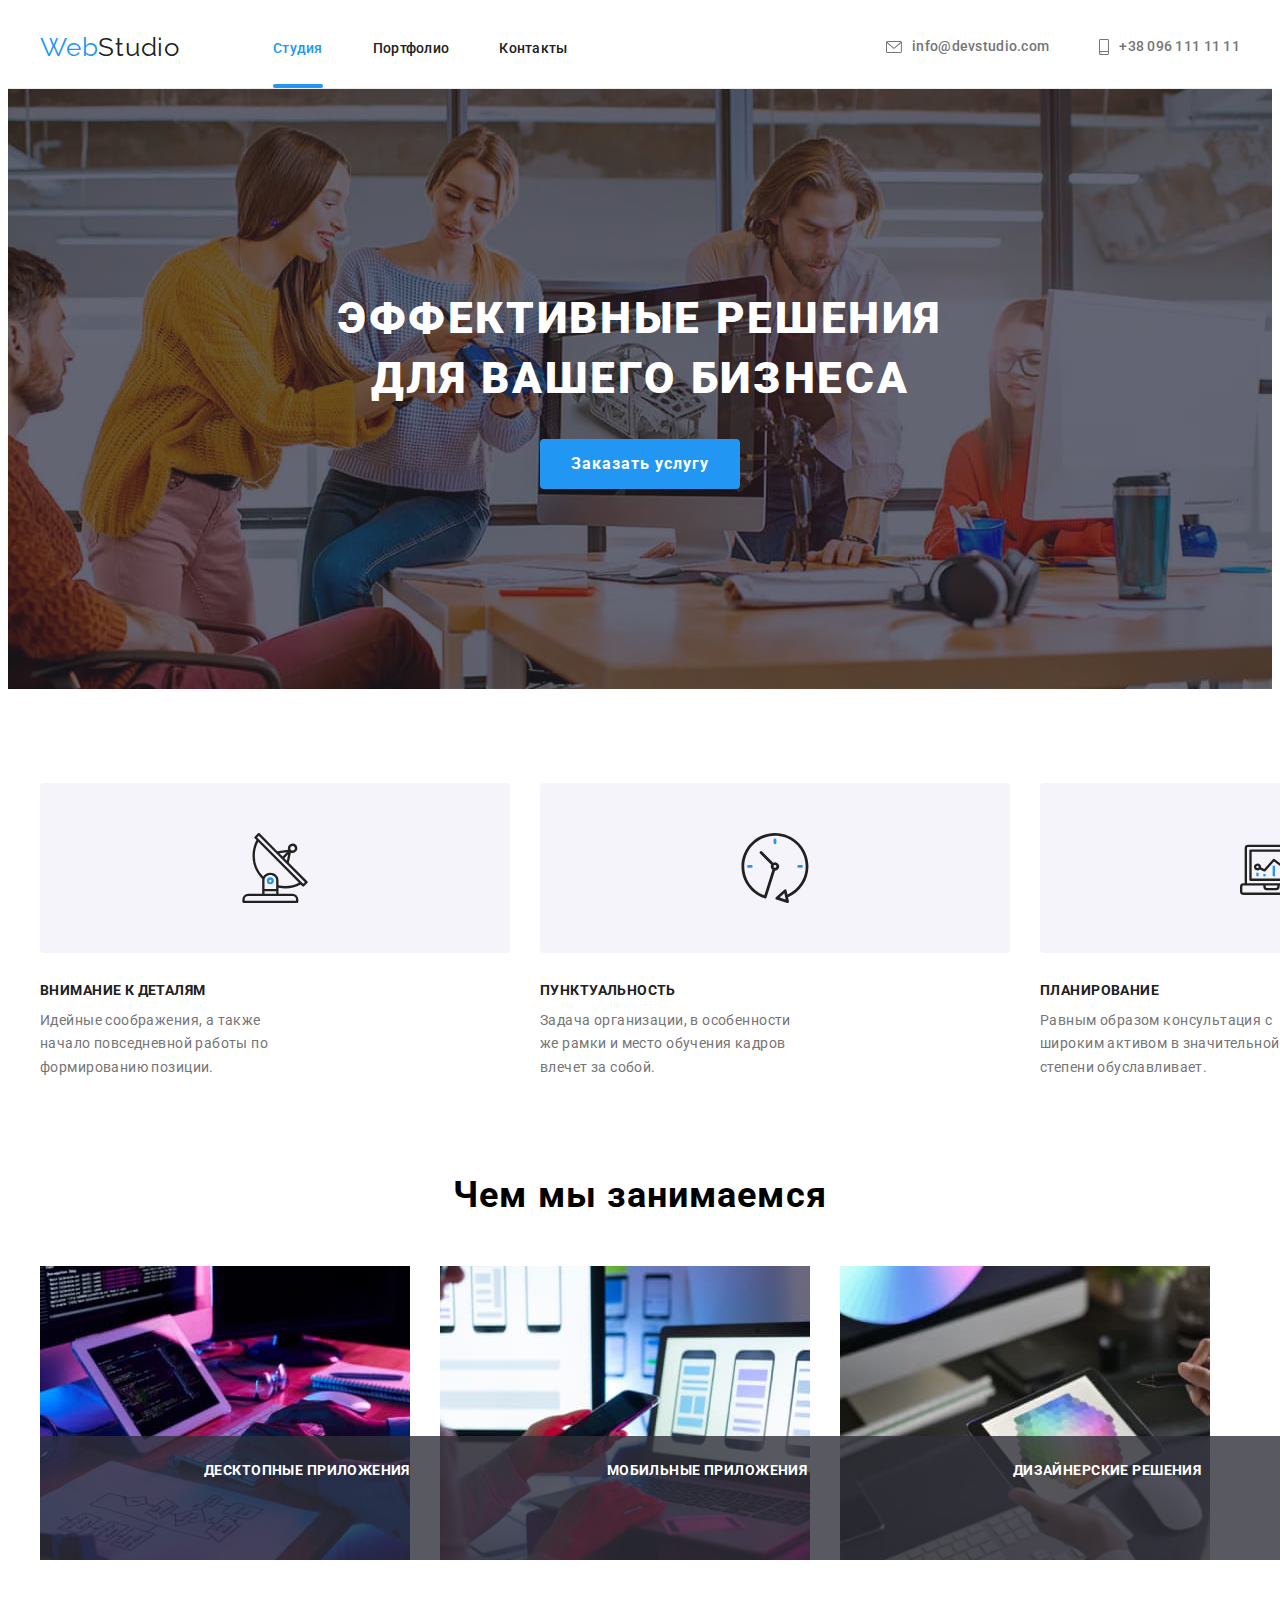
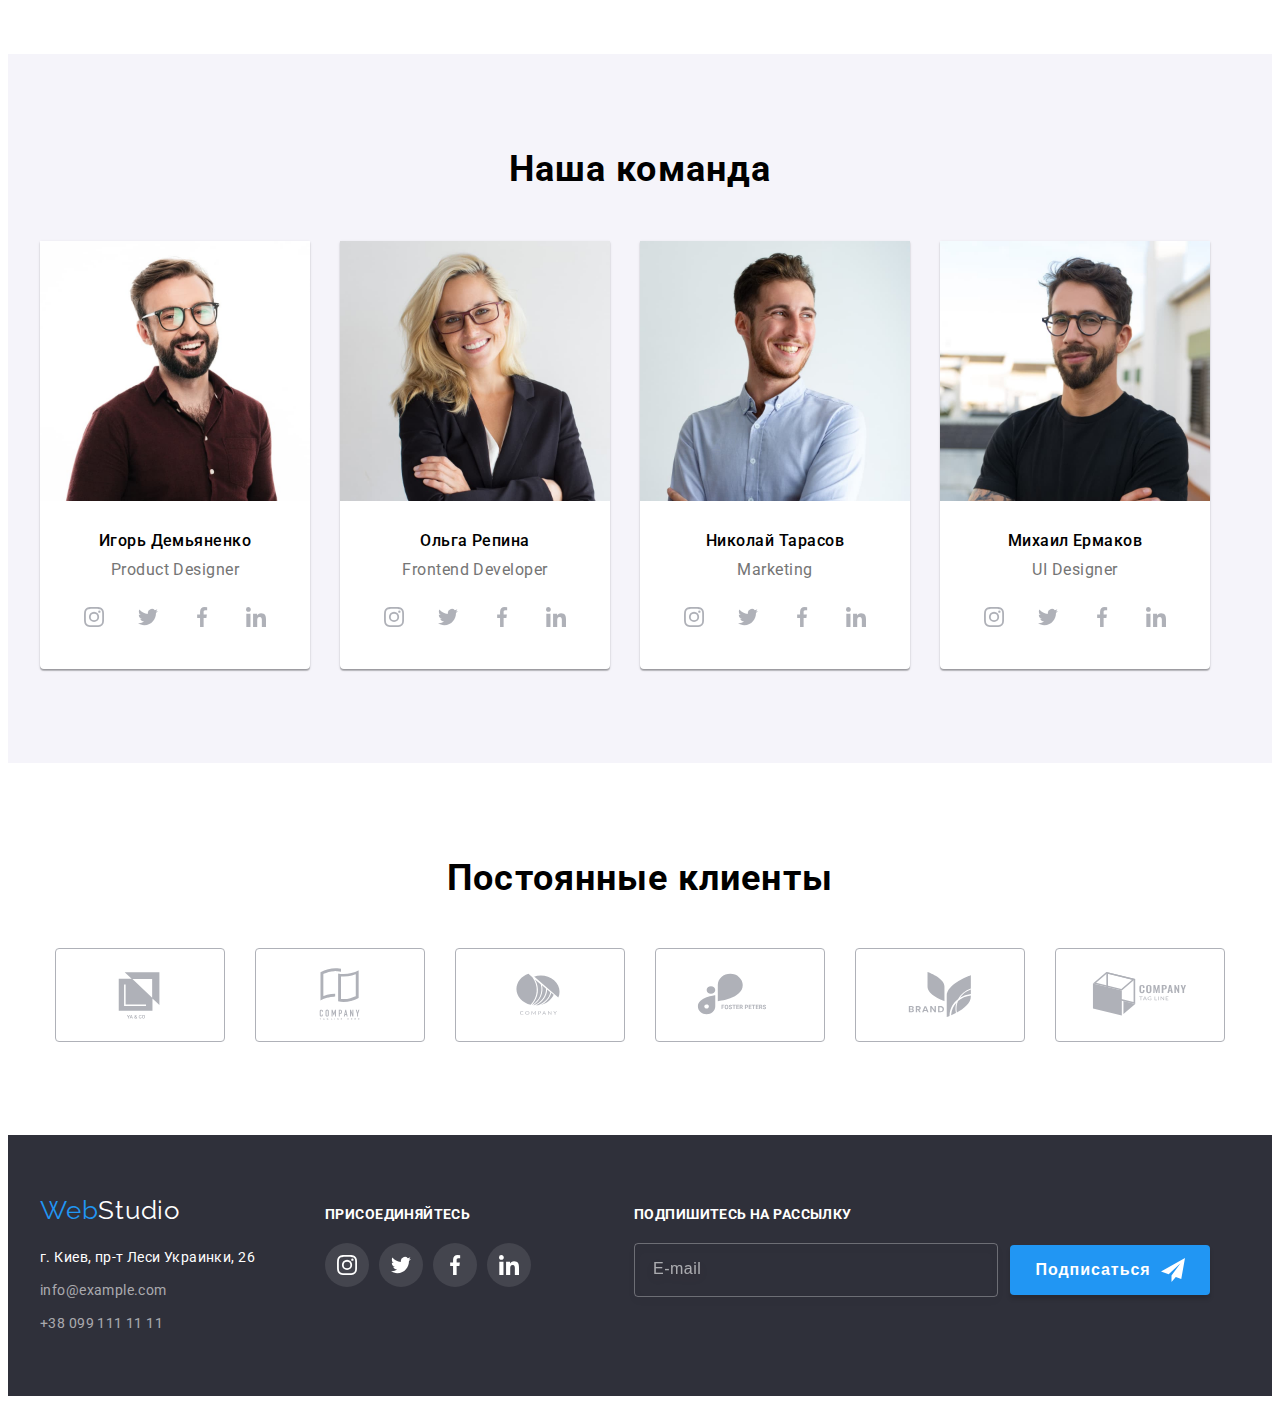
<file: index.html>
<!DOCTYPE html>
<html lang="ru">
  <head>
    <meta charset="UTF-8" />
    <meta http-equiv="X-UA-Compatible" content="IE=edge" />
    <meta name="viewport" content="width=device-width, initial-scale=1.0" />
    <title>Студия</title>
    <link
      href="https://fonts.googleapis.com/css2?family=Raleway:wght@700&family=Roboto:wght@400;500;700;900&display=swap"
      rel="stylesheet"
    />
    <link
      rel="stylesheet"
      href="https://cdnjs.cloudflare.com/ajax/libs/modern-normalize/1.1.0/modern-normalize.min.css"
      integrity="sha512-wpPYUAdjBVSE4KJnH1VR1HeZfpl1ub8YT/NKx4PuQ5NmX2tKuGu6U/JRp5y+Y8XG2tV+wKQpNHVUX03MfMFn9Q=="
      crossorigin="anonymous"
      referrerpolicy="no-referrer"
    />
    <link rel="stylesheet" href="./css/styles.css" />
  </head>
  <body>
    <!--Шапка-->
    <header class="page-header">
      <div class="container header-container">
        <nav class="nav-list">
          <a href="./index.html" class="logo">Web<span class="accent-header">Studio</span></a>
          <ul class="site-nav list">
            <li class="header-item"><a href="./index.html" class="item current">Студия</a></li>
            <li class="header-item"><a href="./portfolio.html" class="item">Портфолио</a></li>
            <li class="header-item"><a href="" class="item">Контакты</a></li>
          </ul>
        </nav>
        <ul class="contacts-header list">
          <li class="contact-item">
            <div class="container-nav">
              <a href="mailto:info@devstudio.com" class="link link-mail"
                >info@devstudio.com
                <svg width="16" height="12" class="nav-icon">
                  <use href="./images/sprite.svg#icon-envelope"></use>
                </svg>
              </a>
            </div>
          </li>
          <li class="contact-item">
            <div class="container-nav">
              <a href="tel:+380961111111" class="link"
                >+38 096 111 11 11
                <svg width="10" height="16" class="nav-icon">
                  <use href="./images/sprite.svg#icon-smartphone"></use>
                </svg>
              </a>
            </div>
          </li>
        </ul>
      </div>
    </header>
    <main>
      <!--Герой-->
      <section class="hero">
        <div class="container">
          <h1 class="hero-title">Эффективные решения для вашего бизнеса</h1>
          <button type="button" class="hero-button" data-modal-open>Заказать услугу</button>
        </div>
      </section>
      <!--Наши преимущества-->
      <section class="section section-padding">
        <div class="container">
          <h2 class="visually-hidden">Наши преимущества</h2>
          <ul class="list advantages-container">
            <li class="advantages-list">
              <div class="icon-container">
                <svg class="advantages-icon">
                  <use href="./images/sprite.svg#icon-antenna"></use>
                </svg>
              </div>
              <h3 class="advantages-title">Внимание к деталям</h3>
              <p class="advantages-descr">
                Идейные соображения, а также начало повседневной работы по формированию позиции.
              </p>
            </li>
            <li class="advantages-list">
              <div class="icon-container">
                <svg class="advantages-icon">
                  <use href="./images/sprite.svg#icon-clock"></use>
                </svg>
              </div>
              <h3 class="advantages-title">Пунктуальность</h3>
              <p class="advantages-descr">
                Задача организации, в особенности же рамки и место обучения кадров влечет за собой.
              </p>
            </li>
            <li class="advantages-list">
              <div class="icon-container">
                <svg class="advantages-icon">
                  <use href="./images/sprite.svg#icon-diagram"></use>
                </svg>
              </div>
              <h3 class="advantages-title">Планирование</h3>
              <p class="advantages-descr">
                Равным образом консультация с широким активом в значительной степени обуславливает.
              </p>
            </li>
            <li class="advantages-list">
              <div class="icon-container">
                <svg class="advantages-icon">
                  <use href="./images/sprite.svg#icon-astronaut"></use>
                </svg>
              </div>
              <h3 class="advantages-title">Современные технологии</h3>
              <p class="advantages-descr">
                Значимость этих проблем настолько очевидна, что реализация плановых заданий.
              </p>
            </li>
          </ul>
        </div>
      </section>
      <!--Чем мы занимаемся-->
      <section class="section">
        <div class="container">
          <h2 class="section-title">Чем мы занимаемся</h2>
          <ul class="list works-container">
            <li class="works-item">
              <img
                src="images/activity1.jpg"
                alt="Клавиатура, руки и планшет"
                width="370"
                height="294"
              />
              <h3 class="works-item-title">Десктопные приложения</h3>
            </li>
            <li class="works-item">
              <img
                src="images/activity2.jpg"
                alt="Телефон, руки и ноутбук"
                width="370"
                height="294"
              />
              <h3 class="works-item-title">Мобильные приложения</h3>
            </li>
            <li class="works-item">
              <img src="images/activity3.jpg" alt="Руки и планшет" width="370" height="294" />
              <h3 class="works-item-title">Дизайнерские решения</h3>
            </li>
          </ul>
        </div>
      </section>
      <!--Наша команда-->
      <section class="section team">
        <div class="container">
          <h2 class="section-title">Наша команда</h2>
          <ul class="list team-container">
            <li class="team-list">
              <img
                src="images/member1.jpg"
                alt="Мужчина в бордовой рубашке и очках"
                width="270"
                height="260"
              />
              <div class="member-container">
                <h3 class="team-member">Игорь Демьяненко</h3>
                <p class="team-position">Product Designer</p>
              </div>
              <ul class="list team-wrapper">
                <li class="team-list-container">
                  <a href="" class="team-icon-link">
                    <svg class="team-icon-container">
                      <use href="./images/sprite.svg#icon-instagram"></use>
                    </svg>
                  </a>
                </li>
                <li class="team-list-container">
                  <a href="" class="team-icon-link">
                    <svg class="team-icon-container">
                      <use href="./images/sprite.svg#icon-twitter"></use>
                    </svg>
                  </a>
                </li>
                <li class="team-list-container">
                  <a href="" class="team-icon-link">
                    <svg class="team-icon-container">
                      <use href="./images/sprite.svg#icon-facebook"></use>
                    </svg>
                  </a>
                </li>
                <li class="team-list-container">
                  <a href="" class="team-icon-link">
                    <svg class="team-icon-container">
                      <use href="./images/sprite.svg#icon-linkedin"></use>
                    </svg>
                  </a>
                </li>
              </ul>
            </li>
            <li class="team-list">
              <img
                src="images/member2.jpg"
                alt="Женщина в пиджаке и очках"
                width="270"
                height="260"
              />
              <div class="member-container">
                <h3 class="team-member">Ольга Репина</h3>
                <p class="team-position">Frontend Developer</p>
              </div>
              <ul class="list team-wrapper">
                <li class="team-list-container">
                  <a href="" class="team-icon-link">
                    <svg class="team-icon-container">
                      <use href="./images/sprite.svg#icon-instagram"></use>
                    </svg>
                  </a>
                </li>
                <li class="team-list-container">
                  <a href="" class="team-icon-link">
                    <svg class="team-icon-container">
                      <use href="./images/sprite.svg#icon-twitter"></use>
                    </svg>
                  </a>
                </li>
                <li class="team-list-container">
                  <a href="" class="team-icon-link">
                    <svg class="team-icon-container">
                      <use href="./images/sprite.svg#icon-facebook"></use>
                    </svg>
                  </a>
                </li>
                <li class="team-list-container">
                  <a href="" class="team-icon-link">
                    <svg class="team-icon-container">
                      <use href="./images/sprite.svg#icon-linkedin"></use>
                    </svg>
                  </a>
                </li>
              </ul>
            </li>
            <li class="team-list">
              <img
                src="images/member3.jpg"
                alt="Мужчина в голубой рубашке"
                width="270"
                height="260"
              />
              <div class="member-container">
                <h3 class="team-member">Николай Тарасов</h3>
                <p class="team-position">Marketing</p>
              </div>
              <ul class="list team-wrapper">
                <li class="team-list-container">
                  <a href="" class="team-icon-link">
                    <svg class="team-icon-container">
                      <use href="./images/sprite.svg#icon-instagram"></use>
                    </svg>
                  </a>
                </li>
                <li class="team-list-container">
                  <a href="" class="team-icon-link">
                    <svg class="team-icon-container">
                      <use href="./images/sprite.svg#icon-twitter"></use>
                    </svg>
                  </a>
                </li>
                <li class="team-list-container">
                  <a href="" class="team-icon-link">
                    <svg class="team-icon-container">
                      <use href="./images/sprite.svg#icon-facebook"></use>
                    </svg>
                  </a>
                </li>
                <li class="team-list-container">
                  <a href="" class="team-icon-link">
                    <svg class="team-icon-container">
                      <use href="./images/sprite.svg#icon-linkedin"></use>
                    </svg>
                  </a>
                </li>
              </ul>
            </li>
            <li class="team-list">
              <img
                src="images/member4.jpg"
                alt="Мужчина в черной футболке и очках"
                width="270"
                height="260"
              />
              <div class="member-container">
                <h3 class="team-member">Михаил Ермаков</h3>
                <p class="team-position">UI Designer</p>
              </div>
              <ul class="list team-wrapper">
                <li class="team-list-container">
                  <a href="" class="team-icon-link">
                    <svg class="team-icon-container">
                      <use href="./images/sprite.svg#icon-instagram"></use>
                    </svg>
                  </a>
                </li>
                <li class="team-list-container">
                  <a href="" class="team-icon-link">
                    <svg class="team-icon-container">
                      <use href="./images/sprite.svg#icon-twitter"></use>
                    </svg>
                  </a>
                </li>
                <li class="team-list-container">
                  <a href="" class="team-icon-link">
                    <svg class="team-icon-container">
                      <use href="./images/sprite.svg#icon-facebook"></use>
                    </svg>
                  </a>
                </li>
                <li class="team-list-container">
                  <a href="" class="team-icon-link">
                    <svg class="team-icon-container">
                      <use href="./images/sprite.svg#icon-linkedin"></use>
                    </svg>
                  </a>
                </li>
              </ul>
            </li>
          </ul>
        </div>
      </section>
      <!-- Клиенты -->
      <section class="section">
        <div class="container">
          <h2 class="section-title">Постоянные клиенты</h2>
          <ul class="list clients-wrapper">
            <li class="clients-item">
              <a href="" class="clients-item-link">
                <svg class="clients-icon">
                  <use href="./images/sprite.svg#icon-logo-1"></use>
                </svg>
              </a>
            </li>
            <li class="clients-item">
              <a href="" class="clients-item-link">
                <svg class="clients-icon">
                  <use href="./images/sprite.svg#icon-logo-2"></use>
                </svg>
              </a>
            </li>
            <li class="clients-item">
              <a href="" class="clients-item-link">
                <svg class="clients-icon">
                  <use href="./images/sprite.svg#icon-logo-3"></use>
                </svg>
              </a>
            </li>
            <li class="clients-item">
              <a href="" class="clients-item-link">
                <svg class="clients-icon">
                  <use href="./images/sprite.svg#icon-logo-4"></use>
                </svg>
              </a>
            </li>
            <li class="clients-item">
              <a href="" class="clients-item-link">
                <svg class="clients-icon">
                  <use href="./images/sprite.svg#icon-logo-5"></use>
                </svg>
              </a>
            </li>
            <li class="clients-item">
              <a href="" class="clients-item-link">
                <svg class="clients-icon">
                  <use href="./images/sprite.svg#icon-logo-6"></use>
                </svg>
              </a>
            </li>
          </ul>
        </div>
      </section>
    </main>
    <!--Подвал-->
    <footer class="content">
      <div class="main-footer-container">
        <div class="footer-wrapper">
          <a href="./index.html" class="logo">Web<span class="accent-footer">Studio</span></a>
          <address>г. Киев, пр-т Леси Украинки, 26</address>
          <ul class="contacts-footer list">
            <li class="footer-link">
              <a href="mailto:info@example.com" class="link-item">info@example.com</a>
            </li>
            <li>
              <a href="tel:+380991111111" class="link-item">+38 099 111 11 11</a>
            </li>
          </ul>
        </div>
        <div class="footer-social-links">
          <h3 class="footer-title">присоединяйтесь</h3>
          <ul class="list footer-nav-list">
            <li class="footer-item-list">
              <a href="" class="footer-item-link">
                <svg class="footer-icons">
                  <use href="./images/sprite.svg#icon-instagram"></use>
                </svg>
              </a>
            </li>
            <li class="footer-item-list">
              <a href="" class="footer-item-link">
                <svg class="footer-icons">
                  <use href="./images/sprite.svg#icon-twitter"></use>
                </svg>
              </a>
            </li>
            <li class="footer-item-list">
              <a href="" class="footer-item-link">
                <svg class="footer-icons">
                  <use href="./images/sprite.svg#icon-facebook"></use>
                </svg>
              </a>
            </li>
            <li class="footer-item-list">
              <a href="" class="footer-item-link">
                <svg class="footer-icons">
                  <use href="./images/sprite.svg#icon-linkedin"></use>
                </svg>
              </a>
            </li>
          </ul>
        </div>
        <div class="form">
          <h3 class="footer-title">Подпишитесь на рассылку</h3>
          <div class="form-wrapper">
            <form action="#" class="form-footer">
              <label>
                <input type="email" name="e-mail" placeholder="E-mail" class="modal-input-footer" />
              </label>
            </form>
            <button type="submit" class="button-send-footer">
              <p class="button-title">Подписаться</p>
              <svg width="24" height="24">
                <use href="./images/sprite.svg#send"></use>
              </svg>
            </button>
          </div>
        </div>
      </div>
    </footer>
    <div class="backdrop is-hidden" data-modal>
      <div class="modal">
        <button type="button" class="close-btn" data-modal-close>
          <svg class="close-icon">
            <use href="./images/sprite.svg#icon-close"></use>
          </svg>
        </button>
        <p class="modal-title">Оставьте свои данные, мы вам перезвоним</p>
        <form action="#">
          <div class="modal-field">
            <label class="modal-lable"
              >Имя
              <span class="icon-wrap">
                <input type="text" name="user-name" class="modal-input" />
                <svg width="18" height="18" class="modal-input-icon">
                  <use href="./images/sprite.svg#person"></use>
                </svg>
              </span>
            </label>
          </div>
          <div class="modal-field">
            <label class="modal-lable"
              >Телефон
              <span class="icon-wrap">
                <input type="tel" name="user-tel" class="modal-input" />
                <svg width="18" height="18" class="modal-input-icon">
                  <use href="./images/sprite.svg#phone"></use>
                </svg>
            </label>
          </div>
          <div class="modal-field">
            <label class="modal-lable"
              >Почта
              <span class="icon-wrap">
                <input type="email" name="user-email" class="modal-input" />
                <svg width="18" height="18" class="modal-input-icon">
                  <use href="./images/sprite.svg#email"></use>
                </svg>
            </label>
          </div>
          <div class="modal-field">
            <label class="modal-lable"
              >Комментарий
              <textarea
                name="user-comment"
                placeholder="Введите текст"
                class="modal-text"
              ></textarea>
            </label>
          </div>
          <div class="modal-field modal-wrap">
              <input type="checkbox" name="policy" id="input-check" value="yes" class="input-check visually visually-hidden">
              <label for="input-check" class="check-text">
                <div class="modal-field-wrap">
                <span class="text-wrap">
                <svg width="11" height="8" class="input-icon-check">
                  <use href="./images/sprite.svg#mark"></use>
                </svg>
              </span><span class="policy-wrap">Соглашаюсь с рассылкой и принимаю <a href="" class="check-link">Условия договора</a></span></label></div>
              <button type="submit" class="modal-button">Отправить</button>
        </form>
      </div>
    </div>
    <script src="./js/modal.js"></script>
  </body>
</html>
</file>
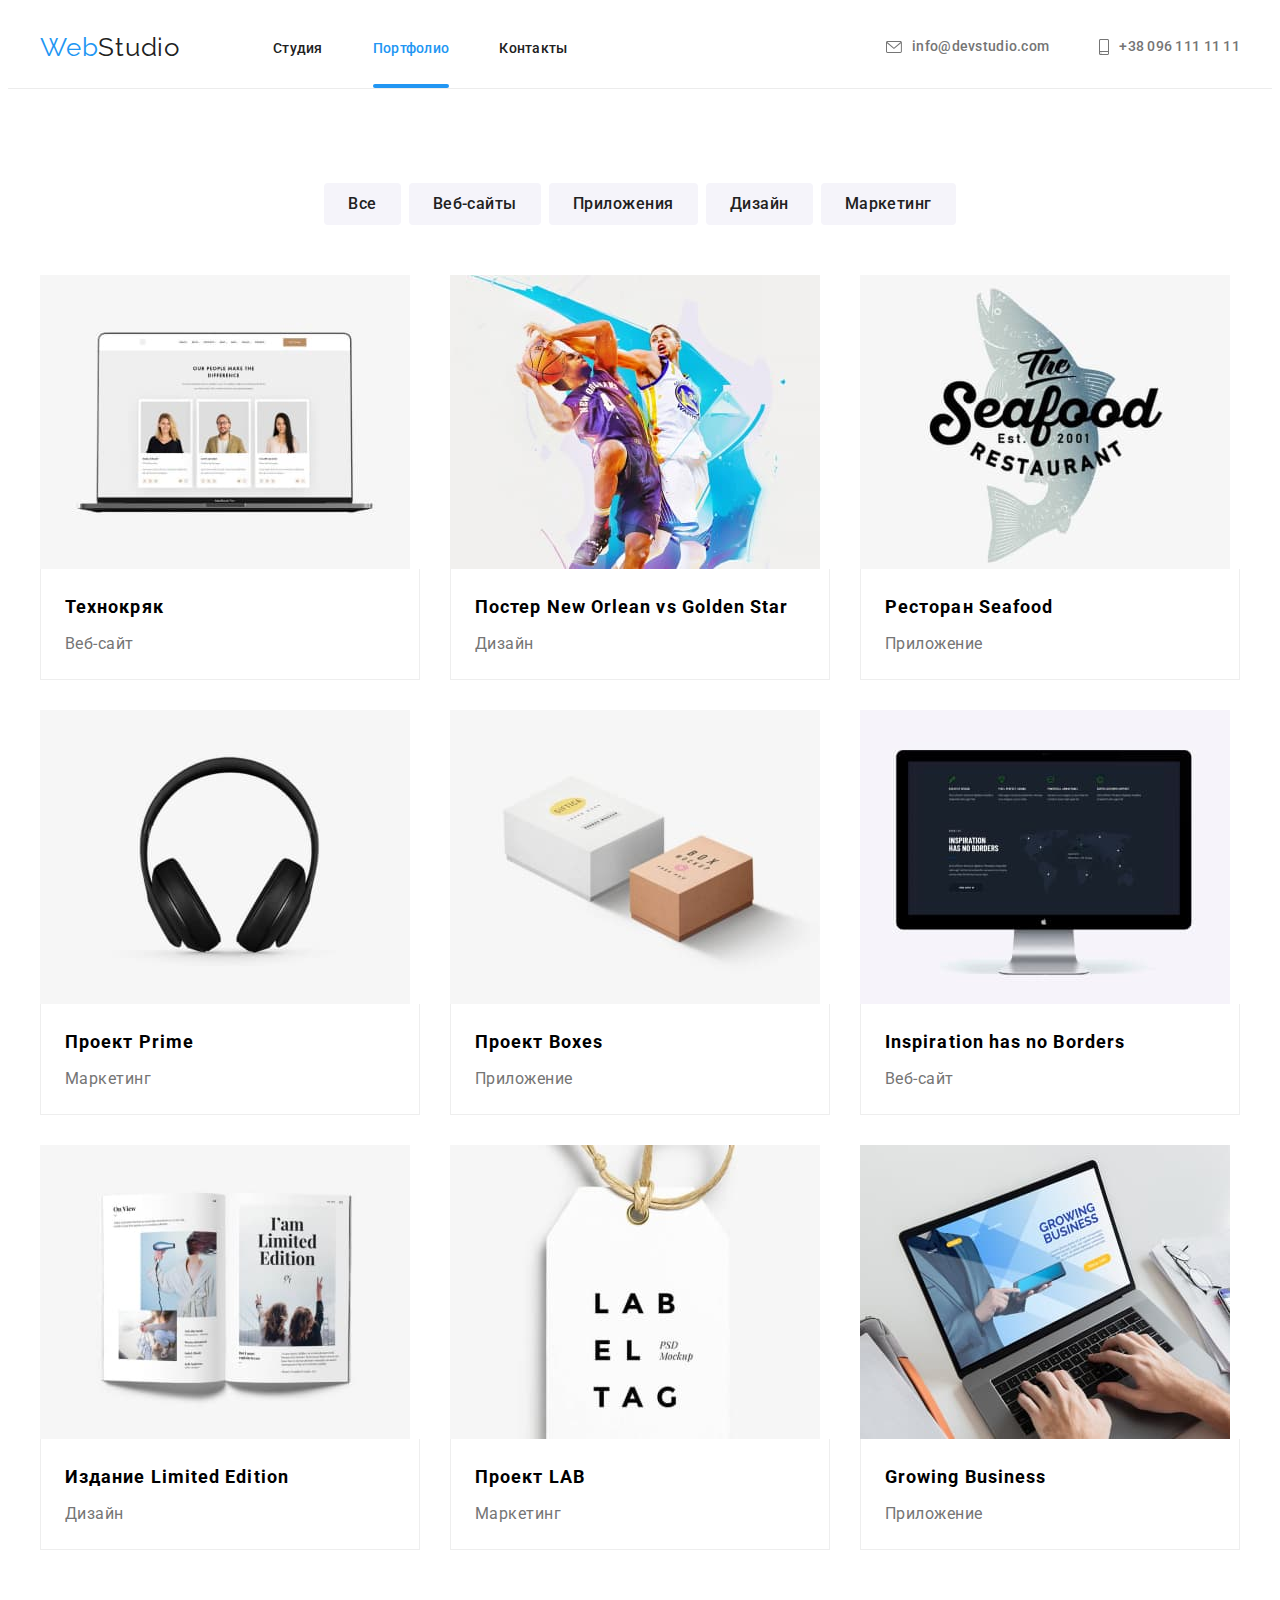
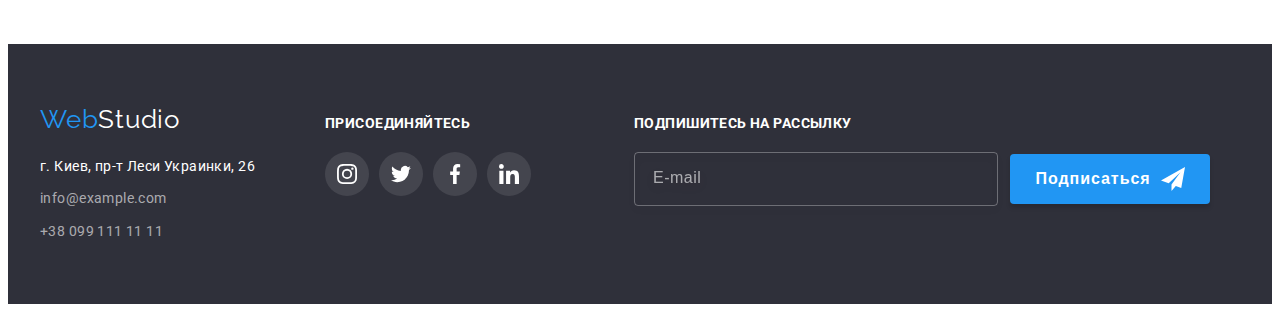
<file: portfolio.html>
<!DOCTYPE html>
<html lang="ru">
  <head>
    <meta charset="UTF-8" />
    <meta http-equiv="X-UA-Compatible" content="IE=edge" />
    <meta name="viewport" content="width=device-width, initial-scale=1.0" />
    <title>Портфолио</title>
    <link
      href="https://fonts.googleapis.com/css2?family=Raleway:wght@700&family=Roboto:wght@400;500;700;900&display=swap"
      rel="stylesheet"
    />
    <link
      rel="stylesheet"
      href="https://cdnjs.cloudflare.com/ajax/libs/modern-normalize/1.1.0/modern-normalize.min.css"
      integrity="sha512-wpPYUAdjBVSE4KJnH1VR1HeZfpl1ub8YT/NKx4PuQ5NmX2tKuGu6U/JRp5y+Y8XG2tV+wKQpNHVUX03MfMFn9Q=="
      crossorigin="anonymous"
      referrerpolicy="no-referrer"
    />
    <link rel="stylesheet" href="./css/styles.css" />
  </head>
  <body>
    <!--Шапка-->
    <header class="page-header">
      <div class="container header-container">
        <nav class="nav-list">
          <a href="./index.html" class="logo">Web<span class="accent-header">Studio</span></a>
          <ul class="site-nav list">
            <li class="header-item"><a href="./index.html" class="item">Студия</a></li>
            <li class="header-item">
              <a href="./portfolio.html" class="item current">Портфолио</a>
            </li>
            <li class="header-item"><a href="" class="item">Контакты</a></li>
          </ul>
        </nav>
        <ul class="contacts-header list">
          <li class="contact-item">
            <div class="container-nav">
              <a href="mailto:info@devstudio.com" class="link link-mail"
                >info@devstudio.com
                <svg width="16" height="12" class="nav-icon">
                  <use href="./images/sprite.svg#icon-envelope"></use>
                </svg>
              </a>
            </div>
          </li>
          <li class="contact-item">
            <div class="container-nav">
              <a href="tel:+380961111111" class="link"
                >+38 096 111 11 11
                <svg width="10" height="16" class="nav-icon">
                  <use href="./images/sprite.svg#icon-smartphone"></use>
                </svg>
              </a>
            </div>
          </li>
        </ul>
      </div>
    </header>
    <main>
      <!--Список работ-->
      <section class="section">
        <div class="container">
          <h1 class="visually-hidden">Наши работы</h1>
          <ul class="filter-list list">
            <li class="filter-btn"><button type="button" class="filter">Все</button></li>
            <li class="filter-btn"><button type="button" class="filter">Веб-сайты</button></li>
            <li class="filter-btn"><button type="button" class="filter">Приложения</button></li>
            <li class="filter-btn"><button type="button" class="filter">Дизайн</button></li>
            <li class="filter-btn"><button type="button" class="filter">Маркетинг</button></li>
          </ul>
          <ul class="works list">
            <li class="works-example">
              <div class="works-example-list">
                <img src="images/work1.jpg" alt="Ноутбук" width="370" height="294" />
                <p class="works-example-text">
                  Технокряк это современная площадка распространения коронавируса. Компании
                  используют эту платформу для цифрового шпионажа и атак на защищённые сервера
                  конкурентов.
                </p>
              </div>
              <div class="container-example">
                <h2 class="works-title">Технокряк</h2>
                <p class="works-descr">Веб-сайт</p>
              </div>
            </li>
            <li class="works-example">
              <div class="works-example-list">
                <img src="images/work2.jpg" alt="Игроки в баскетбол" width="370" height="294" />
                <p class="works-example-text">
                  Технокряк это современная площадка распространения коронавируса. Компании
                  используют эту платформу для цифрового шпионажа и атак на защищённые сервера
                  конкурентов.
                </p>
              </div>
              <div class="container-example">
                <h2 class="works-title">Постер New Orlean vs Golden Star</h2>
                <p class="works-descr">Дизайн</p>
              </div>
            </li>
            <li class="works-example">
              <div class="works-example-list">
                <img src="images/work3.jpg" alt="Логотип ресторана" width="370" height="294" />
                <p class="works-example-text">
                  Технокряк это современная площадка распространения коронавируса. Компании
                  используют эту платформу для цифрового шпионажа и атак на защищённые сервера
                  конкурентов.
                </p>
              </div>
              <div class="container-example">
                <h2 class="works-title">Ресторан Seafood</h2>
                <p class="works-descr">Приложение</p>
              </div>
            </li>
            <li class="works-example">
              <div class="works-example-list">
                <img src="images/work4.jpg" alt="Наушники" width="370" height="294" />
                <p class="works-example-text">
                  Технокряк это современная площадка распространения коронавируса. Компании
                  используют эту платформу для цифрового шпионажа и атак на защищённые сервера
                  конкурентов.
                </p>
              </div>
              <div class="container-example">
                <h2 class="works-title">Проект Prime</h2>
                <p class="works-descr">Маркетинг</p>
              </div>
            </li>
            <li class="works-example">
              <div class="works-example-list">
                <img src="images/work5.jpg" alt="Маленькие коробки" width="370" height="294" />
                <p class="works-example-text">
                  Технокряк это современная площадка распространения коронавируса. Компании
                  используют эту платформу для цифрового шпионажа и атак на защищённые сервера
                  конкурентов.
                </p>
              </div>
              <div class="container-example">
                <h2 class="works-title">Проект Boxes</h2>
                <p class="works-descr">Приложение</p>
              </div>
            </li>
            <li class="works-example">
              <div class="works-example-list">
                <img src="images/work6.jpg" alt="Монитор" width="370" height="294" />
                <p class="works-example-text">
                  Технокряк это современная площадка распространения коронавируса. Компании
                  используют эту платформу для цифрового шпионажа и атак на защищённые сервера
                  конкурентов.
                </p>
              </div>
              <div class="container-example">
                <h2 class="works-title">Inspiration has no Borders</h2>
                <p class="works-descr">Веб-сайт</p>
              </div>
            </li>
            <li class="works-example">
              <div class="works-example-list">
                <img src="images/work7.jpg" alt="Открытая книга" width="370" height="294" />
                <p class="works-example-text">
                  Технокряк это современная площадка распространения коронавируса. Компании
                  используют эту платформу для цифрового шпионажа и атак на защищённые сервера
                  конкурентов.
                </p>
              </div>
              <div class="container-example">
                <h2 class="works-title">Издание Limited Edition</h2>
                <p class="works-descr">Дизайн</p>
              </div>
            </li>
            <li class="works-example">
              <div class="works-example-list">
                <img src="images/work8.jpg" alt="Бирка" width="370" height="294" />
                <p class="works-example-text">
                  Технокряк это современная площадка распространения коронавируса. Компании
                  используют эту платформу для цифрового шпионажа и атак на защищённые сервера
                  конкурентов.
                </p>
              </div>
              <div class="container-example">
                <h2 class="works-title">Проект LAB</h2>
                <p class="works-descr">Маркетинг</p>
              </div>
            </li>
            <li class="works-example">
              <div class="works-example-list">
                <img src="images/work9.jpg" alt="Руки и ноутбук" width="370" height="294" />
                <p class="works-example-text">
                  Технокряк это современная площадка распространения коронавируса. Компании
                  используют эту платформу для цифрового шпионажа и атак на защищённые сервера
                  конкурентов.
                </p>
              </div>
              <div class="container-example">
                <h2 class="works-title">Growing Business</h2>
                <p class="works-descr">Приложение</p>
              </div>
            </li>
          </ul>
        </div>
      </section>
    </main>
    <!--Подвал-->
    <footer class="content">
      <div class="main-footer-container">
        <div class="footer-wrapper">
          <a href="./index.html" class="logo">Web<span class="accent-footer">Studio</span></a>
          <address>г. Киев, пр-т Леси Украинки, 26</address>
          <ul class="contacts-footer list">
            <li class="footer-link">
              <a href="mailto:info@example.com" class="link-item">info@example.com</a>
            </li>
            <li>
              <a href="tel:+380991111111" class="link-item">+38 099 111 11 11</a>
            </li>
          </ul>
        </div>
        <div class="footer-social-links">
          <h3 class="footer-title">присоединяйтесь</h3>
          <ul class="list footer-nav-list">
            <li class="footer-item-list">
              <a href="" class="footer-item-link">
                <svg class="footer-icons">
                  <use href="./images/sprite.svg#icon-instagram"></use>
                </svg>
              </a>
            </li>
            <li class="footer-item-list">
              <a href="" class="footer-item-link">
                <svg class="footer-icons">
                  <use href="./images/sprite.svg#icon-twitter"></use>
                </svg>
              </a>
            </li>
            <li class="footer-item-list">
              <a href="" class="footer-item-link">
                <svg class="footer-icons">
                  <use href="./images/sprite.svg#icon-facebook"></use>
                </svg>
              </a>
            </li>
            <li class="footer-item-list">
              <a href="" class="footer-item-link">
                <svg class="footer-icons">
                  <use href="./images/sprite.svg#icon-linkedin"></use>
                </svg>
              </a>
            </li>
          </ul>
        </div>
        <div class="form">
          <h3 class="footer-title">Подпишитесь на рассылку</h3>
          <div class="form-wrapper">
            <form action="#" class="form-footer">
              <label>
                <input type="email" name="E-mail" placeholder="E-mail" class="modal-input-footer" />
              </label>
            </form>
            <button type="submit" class="button-send-footer">
              <p class="button-title">Подписаться</p>
              <svg width="24" height="24">
                <use href="./images/sprite.svg#send"></use>
              </svg>
            </button>
          </div>
        </div>
      </div>
    </footer>
  </body>
</html>
</file>
<file: css/styles.css>
/* Основной цвет текста - #212121 */
/* Вторичный цвет текста - #757575 */
/* Акцент - #2196F3 */
/* Цвет фона страницы - #FFFFFF */
/* Цвет кнопок - #F5F4FA */
/* Цвет иконок - #afb1b8 */
/* Цвет ссылок в футере - rgba(255, 255, 255, 0.6);  */
/* Цвет фона героя и футера - #2F303A */

:root {
  --primary-text-color: #212121;
  --title-text-color: #757575;
  --accent-color: #2196f3;
  --contact-footer-color: rgba(255, 255, 255, 0.6);
  --background-color: #ffffff;
  --context-color: #2F303A;
  --button-color: #F5F4FA;
  --border-color: #ececec;
  --icons-color: #afb1b8;
}

body {
  font-family: Roboto, sans-serif;
  color: var(--primary-text-color)
  background-color: var(--background-color);
}

h1, h2, h3, h4, h5, h6, p {
  margin: 0;
}

img {
  display: block;
  max-width: 100%;
  height: auto;
}

.list {
  list-style: none;
  margin: 0;
  padding: 0;
}

.visually-hidden {
  position: absolute;
  white-space: nowrap;
  width: 1px;
  height: 1px;
  overflow: hidden;
  border: 0;
  padding: 0;
  clip: rect(0 0 0 0);
  clip-path: inset(50%);
  margin: -1px;
}

.container {
  width: 1200px;
  padding-left: 15px;
  padding-right: 15px;
  margin-left: auto;
  margin-right: auto;
}

.section {
  padding-top: 94px;
  padding-bottom: 94px;
}

.section-padding {
  padding-bottom: 0;
}

.section-title {
  font-weight: 700;
  font-size: 36px;
  line-height: 1.17;
  text-align: center;
  letter-spacing: 0.03em;

  margin-bottom: 50px;
}

/* Header&Footer */

.page-header {
  border-bottom: 1px solid var(--border-color);
  padding-top: 24px;
  padding-bottom: 25px;
}

.logo {
  font-family: Raleway, sans-serif;
  font-size: 26px;
  line-height: 1.19;
  letter-spacing: 0.03em;
  text-decoration: none;
  color: var(--accent-color);
}

.header-container {
  display: flex;
  align-items: center;
  justify-content: space-between;
}

.site-nav {
  display: flex;
  align-items: center;
}

.nav-list {
  display: flex;
}

.contacts-header {
  display: flex;
  align-items: center;
}

.header-item:not(:last-child) {
  margin-right: 50px;
}

.header-item:first-child {
  margin-left: 93px;
}

.item {
  font-weight: 500;
  font-size: 14px;
  line-height: 1.14;
  letter-spacing: 0.02em;
  text-decoration: none;
  color: var(--primary-text-color);

  transition-property: color;
  transition-duration: 250ms;
  transition-timing-function: cubic-bezier(0.4, 0, 0.2, 1);
}

.item:hover,
.item:focus {
  color: var(--accent-color);
}

.item.current {
  font-weight: 500;
  font-size: 14px;
  line-height: 1.14;
  letter-spacing: 0.02em;
  text-decoration: none;
  color: var(--accent-color);
}

.current {
  position: relative;
  padding-bottom: 32px;
}

.current::after {
  content: "";
  position: absolute;
  width: 100%;
  height: 4px;
  left: 0;
  bottom: 0;

  background: var(--accent-color);
  border-radius: 2px;
}

.container-nav {
  display: flex;
  justify-content: center;
  align-items: center;
}

.link-mail,
.link {
  display: flex;
  flex-direction: row-reverse;
  justify-content: center;
  align-items: center;

  transition-property: color;
  transition-duration: 250ms;
  transition-timing-function: cubic-bezier(0.4, 0, 0.2, 1);
}

.nav-icon {
  margin-right: 10px;
}

.nav-icon-phone {
  width: 10px;
  height: 16px;
}

.container-nav:not(:last-child){
  margin-right: 30px;
}

.contacts-header .link {
  font-weight: 500;
  font-size: 14px;
  line-height: 1.14;
  letter-spacing: 0.02em;
  text-decoration: none;
  color: var(--title-text-color);
}

.contact-item:not(:last-child) {
  margin-right: 50px;
}

.container-nav .link-mail:hover,
.container-nav .link-mail:focus,
.container-nav .link:hover,
.container-nav .link:focus {
  color: var(--accent-color)
}

.nav-icon {
  fill: currentColor;
}

.contacts-footer .link-item {
  font-size: 14px;
  line-height: 1.71;
  letter-spacing: 0.03em;
  text-decoration: none;
  color: var(--contact-footer-color);

  transition-property: color;
  transition-duration: 250ms;
  transition-timing-function: cubic-bezier(0.4, 0, 0.2, 1);
}

.contacts-footer .link-item:hover,
.contacts-footer .link-item:focus {
  color: var(--accent-color);
}

.accent-header {
  color: var(--primary-text-color);
}

.accent-footer {
  color: var(--background-color);
}

.content {
  background-color: var(--context-color);

  padding-top: 60px;
  padding-bottom: 60px;
}

.footer-link {
  margin-bottom: 9px;
}

address {
  font-style: normal;
  font-size: 14px;
  line-height: 1.71;
  letter-spacing: 0.03em;
  color: var(--background-color);

  margin-top: 20px;
  margin-bottom: 9px;
}

.main-footer-container {
  max-width: 1200px;
  display: flex;
  align-items: baseline;
  margin-right: auto;
  margin-left: auto;
}

.footer-wrapper {
  margin-right: 70px;
}

.footer-social-links {
  margin-right: 93px;
}

.footer-title {
  font-weight: 700;
  font-size: 14px;
  line-height: 1.14;
  letter-spacing: 0.03em;
  text-transform: uppercase;
  color: var(--background-color);
  margin-bottom: 20px;
}

.footer-nav-list {
  display: flex;
}

.footer-item-list {
  display: flex;
  justify-content: center;
  align-items: center;
  width: 44px;
  height: 44px;

  margin-right: 10px;
}

.footer-item-link {
  display: flex;
  width: 100%;
  height: 100%;
  border-radius: 50%;
  background: rgba(255, 255, 255, 0.1);
  justify-content: center;
  align-items: center;

  transition-property: background-color;
  transition-duration: 250ms;
  transition-timing-function: cubic-bezier(0.4, 0, 0.2, 1);
}

.footer-item-link:hover,
.footer-item-link:focus {
  background-color: var(--accent-color) ;
}

.footer-icons {
  width: 20px;
  height: 20px;
  fill: var(--background-color);
}

.form-footer {
  margin-right: 12px;
}

.modal-input-footer {
  width: 358px;
  height: 50px;

  border: 1px solid rgba(255, 255, 255, 0.3);
  filter: drop-shadow(0px 4px 4px rgba(71, 9, 9, 0.15));
  border-radius: 4px;
  background-color: transparent;
  outline: none;
}

.modal-input-footer::placeholder {
  padding-top: 15px;
  padding-bottom: 15px;
  padding-right: 295px;
  padding-left: 16px;

  font-weight: 400;
  font-size: 16px;
  line-height: 1.25;
  letter-spacing: 0.03em;

  color: rgba(255, 255, 255, 0.6);
}

.form-wrapper {
  display: flex;
  justify-content: center;
  align-items: center;

  transition: box-shadow 250ms cubic-bezier(0.4, 0, 0.2, 1);
}

/* Buttons */

.hero-button {
  font-family: inherit;
  font-weight: 700;
  font-size: 16px;
  line-height: 1.87;
  text-align: center;
  letter-spacing: 0.06em;
  color: var(--background-color);
  background-color: var(--accent-color);
  cursor: pointer;

  display: block;
  margin-left: auto;
  margin-right: auto;
  min-width: 200px;
  min-height: 50px;
  border-radius: 4px;
  border-color: transparent;

  transition-property: box-shadow;
  transition-duration: 250ms;
  transition-timing-function: cubic-bezier(0.4, 0, 0.2, 1);
}

.hero-button:hover,
.hero-button:focus {
  box-shadow: 0px 4px 4px rgba(0, 0, 0, 0.15);
}

.filter-list .filter {
  font-family: inherit;
  font-weight: 500;
  font-size: 16px;
  line-height: 1.62;
  text-align: center;
  letter-spacing: 0.03em;
  color: var(--primary-text-color);
  background-color: var(--button-color);
  cursor: pointer;

  transition: color 250ms cubic-bezier(0.4, 0, 0.2, 1), background-color 250ms cubic-bezier(0.4, 0, 0.2, 1), box-shadow 250ms cubic-bezier(0.4, 0, 0.2, 1);
}

.filter-list .filter:hover,
.filter-list .filter:focus {
  color: var(--background-color);
  background-color: var(--accent-color);
  box-shadow: 0px 3px 1px rgba(0, 0, 0, 0.1), 0px 1px 2px rgba(0, 0, 0, 0.08), 0px 2px 2px rgba(0, 0, 0, 0.12);
}

.filter-list {
  display: flex;
  margin-bottom: 50px;
  justify-content: center;
}

.filter {
  padding-top: 6px;
  padding-right: 22px;
  padding-bottom: 6px;
  padding-left: 22px;
  border-radius: 4px;
  border-color: transparent;
}

.filter-btn:not(:last-child) {
  margin-right: 8px;
}

.button-send-footer {
  width: 200px;
  height: 50px;

  background: var(--accent-color);
  box-shadow: 0px 4px 4px rgba(0, 0, 0, 0.15);
  border-radius: 4px;
  border: transparent;

  display: flex;
  justify-content: center;
  align-items: center;
  cursor: pointer;
}

.button-title {
  margin-right: 10px;

  font-weight: 700;
  font-size: 16px;
  line-height: 1.87;
  letter-spacing: 0.06em;

  color: var(--background-color);
}

/* WORKS Portfolio */

.works {
  display: flex;
  flex-wrap: wrap;
  margin-right: -30px;
  margin-bottom: -30px;
}

.works-example {
  flex-basis: calc(100% / 3 - 30px);
  margin-right: 30px;
  margin-bottom: 30px;
  transition-property: box-shadow;
  transition-duration: 250ms;
  transition-timing-function: cubic-bezier(0.4, 0, 0.2, 1);
}

.works-example:hover {
  box-shadow: 0px 1px 1px rgba(0, 0, 0, 0.12), 0px 4px 4px rgba(0, 0, 0, 0.06), 1px 4px 6px rgba(0, 0, 0, 0.16);
  cursor: pointer;
}

.works-example-list {
  position: relative;
  overflow: hidden;
}

.works-example-text {
  position: absolute;
  transform: translateY(100%);
  transition: transform 250ms cubic-bezier(0.4, 0, 0.2, 1);

  top: 0;
  left: 0;
  width: 100%;
  height: 294px;
  padding: 63px 24px;

  font-weight: 400;
  font-size: 18px;
  line-height: 1.56;
  letter-spacing: 0.03em;

  color: var(--background-color);
  background-color: rgba(33, 150, 243, 0.9);
}

.works-example:hover .works-example-text {
  transform: translateY(0);
}

.works-title {
  font-weight: 700;
  font-size: 18px;
  line-height: 2;
  letter-spacing: 0.06em;
}

.works-descr {
  font-size: 16px;
  line-height: 1.87;
  letter-spacing: 0.03em;
  color: var(--title-text-color);

  margin-top: 4px;
}

.container-example {
  border-right: 1px solid #eeeeee;
  border-bottom: 1px solid #eeeeee;
  border-left: 1px solid #eeeeee;
  padding-top: 20px;
  padding-right: 24px;
  padding-bottom: 20px;
  padding-left: 24px;
}

/* Hero */

.hero {
  background-color: var(--context-color);
  background-image: linear-gradient(rgba(47, 48, 58, 0.4), rgba(47, 48, 58, 0.4)), url(../images/hero-img.jpg);
  background-repeat: no-repeat;
  background-position: center;
  background-size: cover;
  max-width: 1600px;
  margin: 0 auto;

  padding-top: 200px;
  padding-bottom: 200px;
}

.hero-title {
  font-weight: 900;
  font-size: 44px;
  line-height: 1.36;
  text-align: center;
  letter-spacing: 0.06em;
  text-transform: uppercase;
  color: var(--background-color);

  margin-left: auto;
  margin-right: auto;
  margin-bottom: 30px;
  max-width: 696px;
}

/* Works Студия */

.works-container {
  display: flex;
}

.works-item:not(:last-child) {
  margin-right: 30px;
}

.works-item {
  position: relative;
}

.works-item-title {
  position: absolute;

  width: 100%;
  height: 70px;
  left: 0;
  right: 0;
  bottom: 0;

  padding: 27px 82px;

  font-weight: 700;
  font-size: 14px;
  line-height: 1.14;
  text-align: center;
  letter-spacing: 0.03em;
  text-transform: uppercase;
  color: var(--background-color);
  background-color: rgba(47, 48, 58, 0.8);
}

/* Advantages */

.advantages-container {
  display: flex;
}

.advantages-list:not(:last-child) {
  margin-right: 30px;
}

.advantages-title {
  font-weight: 700;
  font-size: 14px;
  line-height: 1.14;
  letter-spacing: 0.03em;
  text-transform: uppercase;
  color: var(--primary-text-color);
  margin-bottom: 10px;
}

.icon-container {
  display: flex;
  justify-content: center;
  align-items: center;
  background-color: var(--button-color);
  width: 270px;
  height: 120px;
  border-radius: 4px;

  margin-bottom: 30px;
  padding: 25px 100px;
}

.advantages-icon {
  width: 70px;
  height: 70px;
}

.advantages-descr {
  font-size: 14px;
  line-height: 1.71;
  letter-spacing: 0.03em;
  color: var(--title-text-color);

  max-width: 270px;
  margin-right: 10px;
}

/* Team */

.team {
  background-color: var(--button-color);
}

.team-container {
  display: flex;
}

.team-list {
  background: var(--background-color);
  box-shadow: 0px 1px 3px rgba(0, 0, 0, 0.12), 0px 1px 1px rgba(0, 0, 0, 0.14), 0px 2px 1px rgba(0, 0, 0, 0.2);
  border-radius: 0px 0px 4px 4px;

  margin-right: 30px;
}

.team-list:last-child {
  margin-right: 0;
}

.member-container {
  padding-top: 30px;
}

.team-member {
  font-weight: 500;
  font-size: 16px;
  line-height: 1.19;
  letter-spacing: 0.03em;
  text-align: center;
}

.team-position {
  font-size: 16px;
  line-height: 1.19;
  letter-spacing: 0.03em;
  color: var(--title-text-color);
  text-align: center;

  margin-top: 10px;
}

.team-wrapper {
  display: flex;
  justify-content: center;
  align-items: center;
  margin-top: 16px;
  padding-right: 32px;
  padding-bottom: 30px;
  padding-left: 32px;
}

.team-list-container {
  display: flex;
  justify-content: center;
  align-items: center;
  width: 44px;
  height: 44px;
}

.team-list-container:not(:last-child) {
  margin-right: 10px;
}

.team-icon-link {
  width: 100%;
  height: 100%;
  display: flex;
  border-radius: 50%;
  justify-content: center;
  align-items: center;

  transition-property: background-color;
  transition-duration: 250ms;
  transition-timing-function: cubic-bezier(0.4, 0, 0.2, 1);
}

.team-icon-link:hover,
.team-icon-link:focus {
  background-color: var(--accent-color);
}

.team-icon-link:hover .team-icon-container,
.team-icon-link:focus .team-icon-container {
  fill: var(--background-color)
}

.team-icon-container {
  width: 20px;
  height: 20px;
  fill: var(--icons-color);

  transition-property: fill;
  transition-duration: 250ms;
  transition-timing-function: cubic-bezier(0.4, 0, 0.2, 1);
}

/* Clients */

.clients-wrapper {
  display: flex;
  justify-content: center;
}

.clients-item {
  display: flex;
  justify-content: center;
  align-items: center;
  width: 170px;
  height: 92px;
  margin-right: 30px;
}

.clients-item:last-child {
  margin-right: 0;
}

.clients-item-link {
  display: flex;
  justify-content: center;
  align-items: center;
  width: 100%;
  height: 100%;
  border: 1px solid var(--icons-color);
  border-radius: 4px;

  transition: border 250ms cubic-bezier(0.4, 0, 0.2, 1);
}

.clients-icon {
  width: 106px;
  height: 60px;
  fill: var(--icons-color);

  transition: fill 250ms cubic-bezier(0.4, 0, 0.2, 1);
}

.clients-item-link:hover .clients-icon,
.clients-item-link:focus .clients-icon {
  fill: var(--accent-color);
}

.clients-item:hover .clients-item-link,
.clients-item:focus .clients-item-link {
  border: 1px solid var(--accent-color);
}

/* MODAL */

.is-hidden {
  visibility: hidden;
  opacity: 0;
  pointer-events: none;
}

.backdrop {
  width: 100vw;
  height: 100vh;
  background: rgba(0, 0, 0, 0.2);
  position: fixed;
  top: 0;

  opacity: 1;
  transition: opacity 250ms cubic-bezier(0.4, 0, 0.2, 1);
}

.backdrop.is-hidden .modal {
  transform: translate(-50%, -50%) scale(0.8);
}

.modal {
  position: absolute;
  top: 50%;
  left: 50%;
  transform: translate(-50%, -50%) scale(1);

  width: 528px;
  min-height: 581px;
  padding: 40px;

  background-color: var(--background-color);
  box-shadow: 0px 1px 3px rgba(0, 0, 0, 0.12), 0px 1px 1px rgba(0, 0, 0, 0.14), 0px 2px 1px rgba(0, 0, 0, 0.2);
  border-radius: 4px;

  transition: transform 250ms cubic-bezier(0.4, 0, 0.2, 1);
}

.close-btn {
  position: absolute;
  top: 8px;
  right: 8px;
  width: 30px;
  height: 30px;

  background: var(--background-color);
  border: 1px solid rgba(0, 0, 0, 0.1);
  border-radius: 50%;
  cursor: pointer;

  transition: fill 250ms cubic-bezier(0.4, 0, 0.2, 1);
}

.close-btn:hover {
  fill: var(--accent-color);
}

.close-icon {
  width: 11px;
  height: 11px;
}

.modal-title {
  margin-bottom: 12px;

  font-weight: 700;
  font-size: 20px;
  line-height: 1.15;
  text-align: center;
  letter-spacing: 0.03em;

  color: var(--primary-text-color);
}

.modal-input {
  width: 100%;
  height: 40px;
  padding-top: 14px;
  padding-bottom: 14px;
  padding-left: 42px;

  background-color: transparent;
  border: 1px solid rgba(33, 33, 33, 0.2);
  border-radius: 4px;
  outline: none;
  transition: border-color 250ms cubic-bezier(0.4, 0, 0.2, 1);
}

.modal-input:focus {
  border-color: var(--accent-color);
}

.modal-input:focus + .modal-input-icon {
  fill:var(--accent-color)
}

.icon-wrap {
  position: relative;
  display: block;
  margin-bottom: 10px;
}

.modal-input-icon {
  position: absolute;
  top: 50%;
  transform: translateY(-50%);
  left: 15px;
  transition: fill 250ms cubic-bezier(0.4, 0, 0.2, 1);
}

.modal-lable {
  font-weight: 400;
  font-size: 12px;
  line-height: 1.67;
  letter-spacing: 0.01em;

  margin-bottom: 4px;

  color: var(--title-text-color)
}

.modal-text {
  width: 100%;
  height: 120px;
  resize: none;

  padding: 12px 16px;
  margin-bottom: 20px;

  border: 1px solid rgba(33, 33, 33, 0.2);
  border-radius: 4px;
  outline: none;
  transition: border-color 250ms cubic-bezier(0.4, 0, 0.2, 1);
}

.modal-text::placeholder {
  font-weight: 400;
  font-size: 14px;
  line-height: 1.14;
  letter-spacing: 0.01em;

  color: rgba(117, 117, 117, 0.5);
}

.modal-text:focus {
  border-color: var(--accent-color);
}

.policy-wrap {
  font-weight: 400;
  font-size: 14px;
  line-height: 1.71;
  letter-spacing: 0.03em;

  color: var(--title-text-color);
}

.modal-wrap {
  display: flex;
  justify-content: center;
  align-items: center;
}

.check-link {
  color: var(--accent-color);
}

.check-text .text-wrap {
  display: flex;
  align-items: center;
  justify-content: center;
  width: 16px;
  height: 15px;
  border: 2px solid var(--primary-text-color);
  border-radius: 2px;
  margin-right: 7px;
}

.input-icon-check {
  fill: var(--background-color)
}

.input-check:checked + .check-text .text-wrap {
  background-color: var(--accent-color);
  border: none
}

.modal-field-wrap {
  display: flex;
  justify-content: center;
  align-items: center;
  margin-bottom: 30px;
}

.modal-button {
  font-weight: 700;
  font-size: 16px;
  line-height: 1.87;
  text-align: center;
  letter-spacing: 0.06em;
  color: var(--background-color);
  background-color: var(--accent-color);
  cursor: pointer;

  display: block;
  margin-left: auto;
  margin-right: auto;
  padding: 10px 55px;

  width: 200px;
  height: 50px;

  box-shadow: 0px 4px 4px rgba(0, 0, 0, 0.15);
  border-radius: 4px;
  border-color: transparent;
}
</file>
